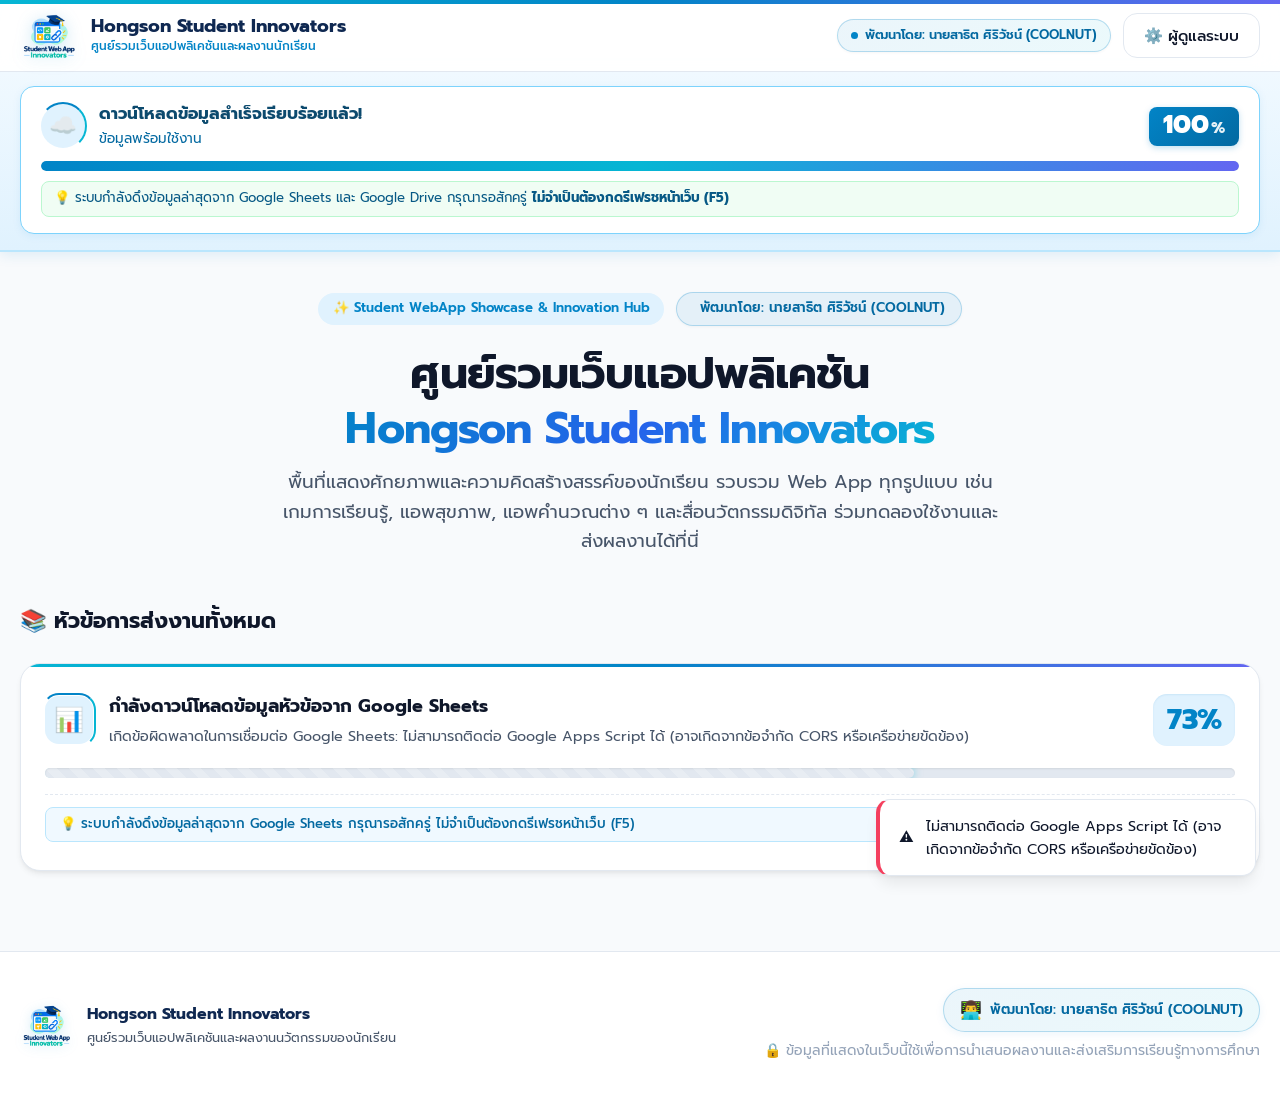
<file: index.html>
<!DOCTYPE html>
<html lang="th">

<head>
  <meta charset="UTF-8">
  <meta name="viewport" content="width=device-width, initial-scale=1.0">
  <title>Hongson Student Innovators — ศูนย์รวมเว็บแอปพลิเคชันและผลงานนักเรียน</title>
  <meta name="description"
    content="แพลตฟอร์มรวบรวมและจัดแสดงผลงาน Web App ของนักเรียน (เช่น เกมการเรียนรู้, แอพสุขภาพ, แอพคำนวณต่าง ๆ) พร้อมระบบส่งผลงานและตรวจสอบการส่งงาน">

  <!-- Favicon -->
  <link rel="icon" type="image/png" href="assets/images/logo.png">

  <!-- Google Fonts Preconnect -->
  <link rel="preconnect" href="https://fonts.googleapis.com">
  <link rel="preconnect" href="https://fonts.gstatic.com" crossorigin>

  <!-- Core Stylesheet -->
  <link rel="stylesheet" href="assets/css/styles.css?v=1.0.2">
</head>

<body>

  <!-- Top Global Progress Bar for Network Requests -->
  <div id="globalProgressBar" class="global-progress-bar hidden" role="progressbar" aria-valuenow="0" aria-valuemin="0"
    aria-valuemax="100">
    <div id="globalProgressBarFill" class="global-progress-bar-fill"></div>
  </div>

  <!-- Admin Mode Notification Bar (Visible only when Admin is logged in) -->
  <aside id="adminBar" class="admin-bar hidden" aria-label="แถบควบคุมผู้ดูแลระบบ">
    <div class="container">
      <div class="admin-bar-content">
        <div class="admin-badge-indicator">
          <span class="admin-pulse-dot"></span>
          <span>โหมดผู้ดูแลระบบ (Admin Mode Active)</span>
        </div>
        <div class="admin-bar-actions">
          <button id="adminCreateCategoryBtn" class="btn btn-sm btn-secondary">➕ สร้างหัวข้อใหม่</button>
          <button id="adminManageRoomsBtn" class="btn btn-sm btn-secondary">🗂️ จัดการ/ลบห้องส่งงาน</button>
          <button id="adminDiagBtn" class="btn btn-sm btn-secondary">📊 ตรวจสอบระบบ</button>
          <button id="adminLogoutBtn" class="btn btn-sm btn-danger">ออกจากระบบ</button>
        </div>
      </div>
    </div>
  </aside>

  <!-- Site Navigation Header -->
  <header class="site-header" role="banner">
    <div class="container">
      <div class="header-content">
        <a href="./" id="brandLogo" class="brand-logo" title="Hongson Student Innovators — กลับหน้าแรก">
          <img src="Logo/Student Web App Logo.png" alt="Hongson Student Innovators Logo" class="brand-logo-img">
          <div class="brand-text-wrap">
            <span class="brand-title">Hongson Student Innovators</span>
            <span class="brand-subtitle">ศูนย์รวมเว็บแอปพลิเคชันและผลงานนักเรียน</span>
          </div>
        </a>
        <nav class="header-actions" aria-label="เมนูหลัก">
          <div class="header-devbadge" title="ผู้พัฒนาระบบ">
            <span class="devbadge-pulse"></span>
            <span>พัฒนาโดย: นายสาธิต ศิริวัชน์ (COOLNUT)</span>
          </div>
          <button id="adminLoginNavBtn" class="btn btn-secondary" title="เข้าสู่ระบบผู้ดูแล">
            <span>⚙️ ผู้ดูแลระบบ</span>
          </button>
        </nav>
      </div>
    </div>
  </header>

  <!-- Global Data Sync Progress Banner (Unmissable top indicator for Google Sheets & Drive loading) -->
  <aside id="globalDataSyncBanner" class="global-data-sync-banner" role="status" aria-live="polite">
    <div class="container">
      <div class="sync-banner-card">
        <div class="sync-banner-top">
          <div class="sync-banner-brand">
            <div class="sync-icon-ring">
              <span class="sync-spinner"></span>
              <span class="sync-icon">☁️</span>
            </div>
            <div class="sync-text-group">
              <div class="sync-title" id="syncBannerTitle">กำลังดาวน์โหลดข้อมูลจาก Google Sheets และ Google Drive...
              </div>
              <div class="sync-subtitle" id="syncBannerSubtitle">เชื่อมต่อฐานข้อมูล Google Apps Script
                เพื่อดึงข้อมูลล่าสุด</div>
            </div>
          </div>
          <div class="sync-percent-box">
            <span id="syncBannerPercent" class="sync-percent-number">20</span><span class="sync-percent-sign">%</span>
          </div>
        </div>
        <div class="sync-progress-bar-wrap">
          <div id="syncBannerFill" class="sync-progress-bar-fill animated-stripes" style="width: 20%;"></div>
        </div>
        <div class="sync-banner-tip">
          <span>💡 ระบบกำลังดึงข้อมูลล่าสุดจาก Google Sheets และ Google Drive กรุณารอสักครู่
            <strong>ไม่จำเป็นต้องกดรีเฟรชหน้าเว็บ (F5)</strong></span>
        </div>
      </div>
    </div>
  </aside>

  <!-- Main Content Area -->
  <main id="mainContent" role="main">

    <!-- ============================================================== -->
    <!-- VIEW 1: HOME VIEW (LIST OF CATEGORIES)                         -->
    <!-- ============================================================== -->
    <section id="homeView" class="view-container">
      <!-- Hero Banner -->
      <section class="hero-section">
        <div class="container">
          <div class="hero-badge-wrap">
            <div class="hero-pill">✨ Student WebApp Showcase & Innovation Hub</div>
            <div class="hero-dev-badge">
              <span class="dev-pulse"></span>
              <span>พัฒนาโดย: นายสาธิต ศิริวัชน์ (COOLNUT)</span>
            </div>
          </div>
          <h1 class="hero-title">
            ศูนย์รวมเว็บแอปพลิเคชัน <br>
            <span class="hero-title-gradient">Hongson Student Innovators</span>
          </h1>
          <p class="hero-subtitle">
            พื้นที่แสดงศักยภาพและความคิดสร้างสรรค์ของนักเรียน รวบรวม Web App ทุกรูปแบบ เช่น เกมการเรียนรู้, แอพสุขภาพ,
            แอพคำนวณต่าง ๆ และสื่อนวัตกรรมดิจิทัล ร่วมทดลองใช้งานและส่งผลงานได้ที่นี่
          </p>
        </div>
      </section>

      <!-- Categories Section -->
      <section class="categories-section">
        <div class="container">
          <div class="section-header-wrap">
            <h2 class="section-title">
              <span>📚 หัวข้อการส่งงานทั้งหมด</span>
            </h2>
          </div>

          <!-- Rich Progress Loader for Categories (Visible on initial page load) -->
          <div id="categoriesLoadingProgress" class="section-progress-card" role="status">
            <div class="progress-card-header">
              <div class="progress-card-icon-wrap">
                <span class="progress-card-spinner"></span>
                <span class="progress-card-icon">📊</span>
              </div>
              <div class="progress-card-info">
                <h3 class="progress-card-title">กำลังดาวน์โหลดข้อมูลหัวข้อจาก Google Sheets</h3>
                <p id="categoriesProgressStageText" class="progress-card-stage">กำลังเชื่อมต่อ Google Sheets API...</p>
              </div>
              <div class="progress-card-percent-badge">
                <span id="categoriesProgressPercent">20</span>%
              </div>
            </div>
            <div class="progress-bar-track">
              <div id="categoriesProgressBarFill" class="progress-bar-fill animated-stripes" style="width: 20%;"></div>
            </div>
            <div class="progress-card-footer">
              <span class="progress-card-hint">💡 ระบบกำลังดึงข้อมูลล่าสุดจาก Google Sheets กรุณารอสักครู่
                ไม่จำเป็นต้องกดรีเฟรชหน้าเว็บ (F5)</span>
            </div>
          </div>

          <!-- Loading Skeleton for Categories -->
          <div id="categoriesLoadingSkeleton" class="skeleton-grid hidden">
            <div class="skeleton-card"></div>
            <div class="skeleton-card"></div>
            <div class="skeleton-card"></div>
          </div>

          <!-- Empty State -->
          <div id="categoriesEmptyState" class="empty-state hidden">
            <div class="empty-state-icon">📁</div>
            <h3 class="empty-state-title">ยังไม่มีหัวข้อการส่งงานในระบบ</h3>
            <p class="empty-state-desc">ผู้ดูแลระบบสามารถเข้าสู่ระบบเพื่อสร้างหัวข้อการส่งงานใหม่ได้</p>
          </div>

          <!-- Category Cards Grid Container -->
          <div id="categoryCardsGrid" class="category-cards-grid"></div>
        </div>
      </section>
    </section>

    <!-- ============================================================== -->
    <!-- VIEW 2: CATEGORY DETAIL VIEW (GALLERY & SUMMARY)              -->
    <!-- ============================================================== -->
    <section id="categoryDetailView" class="view-container category-detail-section hidden">
      <div class="container">

        <!-- Navigation Back Bar -->
        <div class="detail-nav-bar">
          <button id="backToHomeBtn" class="btn btn-secondary">
            <span>&larr; กลับหน้ารวมหัวข้อ</span>
          </button>
        </div>

        <!-- Category Header Info Card -->
        <div class="category-detail-header-card">
          <div class="cat-header-top">
            <div>
              <h2 id="categoryDetailTitle" class="category-detail-title">ชื่อหัวข้อการส่งงาน</h2>
              <p id="categoryDetailDesc" class="category-detail-desc">คำอธิบายรายละเอียดของหัวข้อ</p>
            </div>
            <div class="cat-header-badges">
              <span id="categoryStatusBadge" class="badge badge-success">🟢 เปิดรับผลงาน</span>
              <span id="categorySubmissionsCountBadge" class="badge badge-subtle">🚀 0 ผลงาน</span>
            </div>
          </div>

          <div class="cat-header-toolbar">
            <div id="categoryAdminToolbar" class="cat-admin-tools hidden"></div>
            <button id="openSubmitModalBtn" class="btn btn-primary">
              <span>➕ เพิ่มผลงานของฉัน</span>
            </button>
          </div>
        </div>

        <!-- Toolbar: Search & Sort Filter -->
        <div class="gallery-toolbar">
          <div class="search-input-wrap">
            <span class="search-icon">🔍</span>
            <input type="text" id="gallerySearchInput" class="search-input"
              placeholder="ค้นหาตามชื่อผลงาน, เว็บแอป, ชื่อผู้สร้าง, เลขที่, หรือชั้น..."
              aria-label="ค้นหาผลงานเว็บแอป">
          </div>
          <div class="sort-select-wrap">
            <label for="gallerySortSelect" class="text-sm font-medium text-muted">เรียงตาม:</label>
            <select id="gallerySortSelect" class="select-input" aria-label="ตัวเลือกการเรียงลำดับ">
              <option value="studentNoAsc">เลขที่ (น้อย → มาก) &amp; ชื่อไทย (ก-ฮ)</option>
              <option value="latest">ผลงานล่าสุด</option>
            </select>
          </div>
        </div>

        <!-- Rich Progress Loader for Submissions -->
        <div id="submissionsLoadingProgress" class="section-progress-card hidden" role="status">
          <div class="progress-card-header">
            <div class="progress-card-icon-wrap">
              <span class="progress-card-spinner"></span>
              <span class="progress-card-icon">🚀</span>
            </div>
            <div class="progress-card-info">
              <h3 class="progress-card-title">กำลังโหลดผลงานเว็บแอปและรูปภาพจาก Google Drive</h3>
              <p id="submissionsProgressStageText" class="progress-card-stage">กำลังเชื่อมต่อฐานข้อมูล Google Sheets &
                Google Drive...</p>
            </div>
            <div class="progress-card-percent-badge">
              <span id="submissionsProgressPercent">0</span>%
            </div>
          </div>
          <div class="progress-bar-track">
            <div id="submissionsProgressBarFill" class="progress-bar-fill" style="width: 0%;"></div>
          </div>
          <div class="progress-card-footer">
            <span class="progress-card-hint">💡 กำลังซิงค์ข้อมูลผลงานล่าสุด กรุณารอสักครู่ ไม่จำเป็นต้องกดรีเฟรชหน้าเว็บ
              ระบบกำลังจัดเตรียมข้อมูลให้คุณอัตโนมัติ</span>
          </div>
        </div>

        <!-- Loading Skeleton for Gallery -->
        <div id="submissionsLoadingSkeleton" class="skeleton-grid hidden">
          <div class="skeleton-card"></div>
          <div class="skeleton-card"></div>
          <div class="skeleton-card"></div>
          <div class="skeleton-card"></div>
        </div>

        <!-- Empty State for Gallery -->
        <div id="submissionsEmptyState" class="empty-state hidden">
          <div class="empty-state-icon">🚀</div>
          <h3 class="empty-state-title">ยังไม่มีผลงานในหัวข้อนี้</h3>
          <p class="empty-state-desc">เป็นคนแรกที่ส่งผลงาน Web App ของคุณได้เลย!</p>
        </div>

        <!-- WebApp Cards Grid -->
        <div id="gameGalleryGrid" class="game-gallery-grid"></div>

        <!-- Submission Summary Table Section -->
        <section class="summary-table-section" aria-labelledby="summaryTitle">
          <div class="summary-header-wrap">
            <h3 id="summaryTitle" class="section-title">
              <span>📋 สรุปการส่งงานของนักเรียน</span>
            </h3>
            <span id="summaryTotalCountBadge" class="badge badge-subtle font-bold">0 ผลงาน</span>
          </div>
          <div class="table-responsive-wrap">
            <table class="summary-table" aria-label="ตารางสรุปรายชื่อผู้ส่งผลงาน">
              <thead>
                <tr>
                  <th class="text-center" style="width: 60px;">ลำดับ</th>
                  <th class="text-center" style="width: 70px;">เลขที่</th>
                  <th>ชื่อ-นามสกุล</th>
                  <th class="text-center" style="width: 90px;">ชั้น</th>
                  <th>สายการเรียน</th>
                  <th>ชื่อผลงาน / เว็บแอป</th>
                  <th>วันที่ส่ง</th>
                  <th class="text-center admin-only hidden" style="width: 70px;">จัดการ</th>
                </tr>
              </thead>
              <tbody id="submissionSummaryTableBody">
                <!-- Dynamically generated rows -->
              </tbody>
            </table>
          </div>
        </section>

      </div>
    </section>

  </main>

  <!-- ============================================================== -->
  <!-- MODAL: STUDENT SUBMISSION                                      -->
  <!-- ============================================================== -->
  <div id="submissionModal" class="modal-backdrop hidden" role="dialog" aria-modal="true"
    aria-labelledby="submitModalTitle">
    <div class="modal-dialog">
      <div class="modal-header">
        <h3 id="submitModalTitle" class="modal-title">🚀 ส่งผลงาน Web App นักเรียน</h3>
        <button id="closeSubmitModalBtn" class="modal-close" aria-label="ปิดหน้าต่าง">&times;</button>
      </div>

      <!-- Submission Progress Overlay (shown during submit) -->
      <div id="submissionProgressOverlay" class="submission-progress-overlay hidden" role="dialog" aria-modal="true"
        aria-labelledby="submissionProgressTitle">
        <div class="submission-progress-box">
          <div class="submission-progress-rocket">
            <div class="rocket-icon-pulse">🚀</div>
            <div class="rocket-orbit-ring"></div>
          </div>
          <h3 id="submissionProgressTitle" class="submission-progress-title">กำลังส่งผลงานของคุณเข้าสู่ระบบ...</h3>
          <p id="submissionProgressSubtitle" class="submission-progress-subtitle">ระบบกำลังนำส่งผลงานไปยัง Google Drive
            และบันทึกลง Google Sheets</p>

          <!-- Big Percentage Counter -->
          <div class="submission-percent-wrap">
            <span id="submissionPercentNumber" class="submission-percent-number">0</span>
            <span class="submission-percent-sign">%</span>
          </div>

          <!-- Progress Bar -->
          <div class="progress-bar-track submission-progress-track">
            <div id="submissionProgressBarFill" class="progress-bar-fill animated-stripes" style="width: 0%;"></div>
          </div>

          <!-- Stepper Checklist -->
          <div class="submission-steps-list">
            <div class="step-item" id="submitStep1">
              <span class="step-icon">📋</span>
              <span class="step-label">1. ตรวจสอบความถูกต้องของข้อมูล</span>
              <span class="step-status">⏳</span>
            </div>
            <div class="step-item" id="submitStep2">
              <span class="step-icon">🖼️</span>
              <span class="step-label">2. ประมวลผลและบีบอัดรูปภาพหน้าปก</span>
              <span class="step-status">⏳</span>
            </div>
            <div class="step-item" id="submitStep3">
              <span class="step-icon">☁️</span>
              <span class="step-label">3. กำลังอัปโหลดภาพขึ้น Google Drive</span>
              <span class="step-status">⏳</span>
            </div>
            <div class="step-item" id="submitStep4">
              <span class="step-icon">📊</span>
              <span class="step-label">4. กำลังบันทึกข้อมูลลง Google Sheets</span>
              <span class="step-status">⏳</span>
            </div>
            <div class="step-item" id="submitStep5">
              <span class="step-icon">✨</span>
              <span class="step-label">5. ตรวจสอบความสมบูรณ์และเสร็จสิ้น</span>
              <span class="step-status">⏳</span>
            </div>
          </div>

          <!-- Safe Warning Notice -->
          <div class="submission-warning-banner">
            <span class="warning-icon">⚠️</span>
            <div class="warning-text">
              <strong>กรุณารอสักครู่ ห้ามปิดหน้าต่างหรือกดรีเฟรชหน้าเว็บ</strong><br>
              ระบบกำลังเชื่อมต่อ Google Drive และ Google Sheets เพื่อความปลอดภัยของข้อมูล
            </div>
          </div>

          <!-- Submission Error Container (Hidden by default) -->
          <div id="submissionProgressError" class="submission-error-box hidden">
            <p id="submissionProgressErrorMsg" class="submission-error-msg"></p>
            <button type="button" id="submissionRetryBtn" class="btn btn-sm btn-primary">ลองใหม่อีกครั้ง</button>
          </div>
        </div>
      </div>

      <form id="studentSubmissionForm">
        <div class="modal-body">
          <div class="form-group">
            <label class="form-label">หัวข้อการส่งงาน:</label>
            <div id="modalCategoryNameLabel" class="badge badge-subtle font-bold" style="font-size:0.9rem;">-</div>
          </div>

          <!-- Honeypot Field for anti-spam bot protection -->
          <input type="text" id="inputHoneypot" class="honeypot-field" tabindex="-1" autocomplete="off"
            aria-hidden="true">

          <div class="form-group">
            <label for="inputStudentName" class="form-label">ชื่อ-นามสกุล <span class="required">*</span></label>
            <input type="text" id="inputStudentName" class="form-control" placeholder="เช่น ด.ช.สมชาย รักเรียน"
              required>
          </div>

          <div class="form-row-2">
            <div class="form-group">
              <label for="inputClassName" class="form-label">ชั้น <span class="required">*</span></label>
              <input type="text" id="inputClassName" class="form-control" placeholder="เช่น ม.4/1, ม.4/3" required>
              <div class="form-help">พิมพ์ห้องเรียนของคุณเอง</div>
            </div>
            <div class="form-group">
              <label for="inputStudentNo" class="form-label">เลขที่ <span class="required">*</span></label>
              <input type="number" id="inputStudentNo" class="form-control font-mono" min="1" max="99"
                placeholder="เช่น 5" required>
            </div>
          </div>

          <div class="form-group">
            <label for="inputStudyProgram" class="form-label">สายการเรียน / แผนการเรียน <span
                class="required">*</span></label>
            <input type="text" id="inputStudyProgram" class="form-control"
              placeholder="เช่น ศิลป์-จีน, วิทย์-คอมฯ, วิทย์สุขภาพ" required>
            <div class="form-help">พิมพ์สายการเรียนของคุณอย่างอิสระ</div>
          </div>

          <div class="form-group">
            <label for="inputWorkTitle" class="form-label">ชื่อผลงาน / ชื่อเว็บแอป <span
                class="required">*</span></label>
            <input type="text" id="inputWorkTitle" class="form-control"
              placeholder="เช่น แอพคำนวณแคลอรีสุขภาพ, เกมระบบสุริยะ, เครื่องคิดเลขวิทยาศาสตร์" required>
          </div>

          <div class="form-group">
            <label for="inputWorkUrl" class="form-label">URL ผลงาน / ลิงก์เว็บแอป <span
                class="required">*</span></label>
            <input type="text" id="inputWorkUrl" class="form-control"
              placeholder="เช่น https://... หรือ www.mywebapp.com" autocomplete="url" required>
            <div class="form-help">รองรับทุกลิงก์ (ระบบจะเติม https:// ให้อัตโนมัติหากไม่ได้ระบุ)</div>
          </div>

          <div class="form-group">
            <label class="form-label">ภาพหน้าปกผลงาน / ตัวอย่างหน้าจอเว็บแอป (Cover / Screenshot) <span
                class="required">*</span></label>
            <label class="cover-upload-box" for="submitCoverInput">
              <div id="uploadBoxLabel">📸 คลิกเพื่อเลือกรูปภาพหน้าปก / ภาพตัวอย่างเว็บแอป</div>
              <div class="form-help">รองรับไฟล์ JPEG, PNG, WEBP (ระบบจะย่อขนาดให้อัตโนมัติ)</div>
              <input type="file" id="submitCoverInput" accept="image/jpeg,image/png,image/webp" style="display:none;"
                required>
            </label>
            <div id="coverPreviewContainer" class="hidden">
              <div class="cover-preview-wrapper">
                <img id="coverPreviewImg" src="assets/images/placeholder-cover.svg" alt="ภาพตัวอย่างหน้าปก">
              </div>
              <div id="coverPreviewStats" class="cover-preview-stats"></div>
            </div>
          </div>
        </div>
        <div class="modal-footer">
          <button type="button" class="btn btn-secondary" onclick="App.closeSubmissionModal()">ยกเลิก</button>
          <button type="submit" id="submitFormBtn" class="btn btn-primary">
            <span>🚀 ส่งผลงาน</span>
          </button>
        </div>
      </form>
    </div>
  </div>

  <!-- ============================================================== -->
  <!-- MODAL: ADMIN LOGIN                                             -->
  <!-- ============================================================== -->
  <div id="adminLoginModal" class="modal-backdrop hidden" role="dialog" aria-modal="true"
    aria-labelledby="adminLoginTitle">
    <div class="modal-dialog" style="max-width: 420px;">
      <div class="modal-header">
        <h3 id="adminLoginTitle" class="modal-title">🔐 เข้าสู่ระบบผู้ดูแลระบบ</h3>
        <button id="adminLoginModalClose" class="modal-close" aria-label="ปิดหน้าต่าง">&times;</button>
      </div>
      <form id="adminLoginForm">
        <div class="modal-body">
          <div class="form-group">
            <label for="adminPasswordInput" class="form-label">รหัสผ่านผู้ดูแลระบบ (Admin Password):</label>
            <input type="password" id="adminPasswordInput" class="form-control" placeholder="กรอกรหัสผ่าน..."
              autocomplete="current-password" required>
            <div class="form-help">Password Admin<code>g_ratio</code></div>
            <div id="adminLoginError" class="text-danger text-sm" style="margin-top:0.5rem;"></div>

            <!-- Admin Login Progress Indicator -->
            <div id="adminLoginProgress" class="admin-login-progress hidden">
              <div class="admin-progress-header">
                <span id="adminProgressText" class="text-sm font-medium text-muted">กำลังตรวจสอบความถูกต้อง...</span>
                <span id="adminProgressPercent" class="font-bold text-sm" style="color: var(--primary);">0%</span>
              </div>
              <div class="progress-bar-track" style="height: 6px; margin-top: 0.5rem;">
                <div id="adminProgressBarFill" class="progress-bar-fill" style="width: 0%;"></div>
              </div>
            </div>
          </div>
        </div>
        <div class="modal-footer">
          <button type="button" class="btn btn-secondary" onclick="AdminApp.closeLoginModal()">ยกเลิก</button>
          <button type="submit" id="adminLoginSubmitBtn" class="btn btn-primary">เข้าสู่ระบบ</button>
        </div>
      </form>
    </div>
  </div>

  <!-- ============================================================== -->
  <!-- MODAL: ADMIN CREATE / EDIT CATEGORY                            -->
  <!-- ============================================================== -->
  <div id="adminCategoryModal" class="modal-backdrop hidden" role="dialog" aria-modal="true"
    aria-labelledby="adminCategoryModalTitle">
    <div class="modal-dialog">
      <div class="modal-header">
        <h3 id="adminCategoryModalTitle" class="modal-title">➕ สร้างหัวข้อการส่งงานใหม่</h3>
        <button class="modal-close" onclick="AdminApp.closeCategoryModal()" aria-label="ปิดหน้าต่าง">&times;</button>
      </div>
      <form id="adminCategoryForm">
        <div class="modal-body">
          <input type="hidden" id="adminCatIdInput">
          <div class="form-group">
            <label for="adminCatTitleInput" class="form-label">ชื่อหัวข้อการส่งงาน <span
                class="required">*</span></label>
            <input type="text" id="adminCatTitleInput" class="form-control"
              placeholder="เช่น โครงงานเว็บแอปสุขภาพ ม.4/2 หรือ นวัตกรรม AI เพื่อการเรียนรู้" required>
          </div>
          <div class="form-group">
            <label for="adminCatDescInput" class="form-label">คำอธิบายรายละเอียด:</label>
            <textarea id="adminCatDescInput" class="form-control" rows="3"
              placeholder="ระบุวัตถุประสงค์ เกณฑ์การส่งผลงาน หรือประเภท Web App ที่เปิดรับ..."></textarea>
          </div>
        </div>
        <div class="modal-footer">
          <button type="button" class="btn btn-secondary" onclick="AdminApp.closeCategoryModal()">ยกเลิก</button>
          <button type="submit" id="adminCatSubmitBtn" class="btn btn-primary">บันทึก</button>
        </div>
      </form>
    </div>
  </div>

  <!-- ============================================================== -->
  <!-- MODAL: ADMIN MANAGE / DELETE CATEGORIES & FOLDERS              -->
  <!-- ============================================================== -->
  <div id="adminManageRoomsModal" class="modal-backdrop hidden" role="dialog" aria-modal="true"
    aria-labelledby="adminManageRoomsModalTitle">
    <div class="modal-dialog modal-dialog-lg">
      <div class="modal-header">
        <h3 id="adminManageRoomsModalTitle" class="modal-title">🗂️ จัดการและลบห้องส่งงาน</h3>
        <button class="modal-close" onclick="AdminApp.closeManageRoomsModal()" aria-label="ปิดหน้าต่าง">&times;</button>
      </div>
      <div class="modal-body">
        <p class="text-sm text-muted" style="margin-bottom: 1.25rem;">
          รายชื่อห้องส่งงานทั้งหมดในระบบ ท่านสามารถกดปุ่มสีแดง <strong>🗑️ ลบห้องนี้</strong> เพื่อนำห้องออกจากระบบและ<strong>ย้ายโฟลเดอร์ใน Google Drive ไปยังถังขยะ</strong>ให้อัตโนมัติ (เหมาะสำหรับการลบโฟลเดอร์ที่ถูกสร้างซ้ำหรือไม่ได้ใช้งานแล้ว)
        </p>
        <div id="adminRoomsListContainer" class="admin-rooms-list-wrap">
          <!-- Populated dynamically by AdminApp -->
        </div>
      </div>
      <div class="modal-footer">
        <button type="button" class="btn btn-secondary" onclick="AdminApp.closeManageRoomsModal()">ปิดหน้าต่าง</button>
      </div>
    </div>
  </div>

  <!-- Global Toast Notifications Container -->
  <div id="toastContainer" class="toast-container" aria-live="polite" aria-atomic="true"></div>

  <!-- Site Footer -->
  <footer class="site-footer" role="contentinfo">
    <div class="container">
      <div class="footer-content">
        <div class="footer-brand">
          <img src="Logo/Student Web App Logo.png" alt="Hongson Student Innovators Logo" class="footer-logo-img">
          <div>
            <div class="footer-title">Hongson Student Innovators</div>
            <div class="footer-subtitle">ศูนย์รวมเว็บแอปพลิเคชันและผลงานนวัตกรรมของนักเรียน</div>
          </div>
        </div>
        <div class="footer-center">
          <div class="dev-badge">
            <span class="dev-badge-icon">👨‍💻</span>
            <span class="dev-badge-text">พัฒนาโดย: นายสาธิต ศิริวัชน์ (COOLNUT)</span>
          </div>
          <div class="text-sm text-muted">
            🔒 ข้อมูลที่แสดงในเว็บนี้ใช้เพื่อการนำเสนอผลงานและส่งเสริมการเรียนรู้ทางการศึกษา
          </div>
        </div>
      </div>
    </div>
  </footer>

  <!-- Scripts: Loaded in dependency order with version cache-busting -->
  <script src="assets/js/config.js?v=1.0.2"></script>
  <script src="assets/js/image-utils.js?v=1.0.2"></script>
  <script src="assets/js/api.js?v=1.0.2"></script>
  <script src="assets/js/admin.js?v=1.0.2"></script>
  <script src="assets/js/app.js?v=1.0.2"></script>
</body>

</html>
</file>
<file: assets/css/styles.css>
/* ==========================================================================
   Hongson Student Innovators - Design System & Modern Styles
   Theme: Student WebApp & Innovation Showcase (Sleek, Dynamic, Inspiring)
   ========================================================================== */

@import url('https://fonts.googleapis.com/css2?family=Inter:wght@400;500;600;700&family=Prompt:wght@300;400;500;600;700&display=swap');

:root {
  /* Color Palette - Vibrant Cyan, Sky Blue, Navy with Innovation Accents */
  --primary: #0284c7;
  --primary-hover: #0369a1;
  --primary-light: #e0f2fe;
  --primary-dark: #075985;

  --accent-cyan: #06b6d4;
  --accent-blue: #2563eb;
  --accent-purple: #6366f1;
  --accent-emerald: #10b981;
  --accent-amber: #f59e0b;
  --accent-rose: #f43f5e;

  --bg-main: #f8fafc;
  --bg-card: #ffffff;
  --bg-glass: rgba(255, 255, 255, 0.88);

  --text-primary: #0f172a;
  --text-secondary: #475569;
  --text-muted: #94a3b8;
  --text-on-primary: #ffffff;

  --border-subtle: #e2e8f0;
  --border-focus: #38bdf8;

  /* Elevation & Shadows */
  --shadow-sm: 0 1px 2px 0 rgba(0, 0, 0, 0.05);
  --shadow-md: 0 4px 6px -1px rgba(0, 0, 0, 0.07), 0 2px 4px -2px rgba(0, 0, 0, 0.05);
  --shadow-lg: 0 10px 15px -3px rgba(0, 0, 0, 0.08), 0 4px 6px -4px rgba(0, 0, 0, 0.05);
  --shadow-hover: 0 20px 25px -5px rgba(79, 70, 229, 0.12), 0 8px 10px -6px rgba(79, 70, 229, 0.08);

  /* Geometry */
  --radius-sm: 8px;
  --radius-md: 14px;
  --radius-lg: 20px;
  --radius-full: 9999px;

  /* Typography */
  --font-family: 'Prompt', 'Inter', -apple-system, BlinkMacSystemFont, 'Segoe UI', Roboto, sans-serif;
  --font-mono: ui-monospace, SFMono-Regular, Menlo, Monaco, Consolas, monospace;

  /* Layout */
  --max-width: 1280px;
  --header-height: 72px;
}

/* ==========================================================================
   CSS Reset & Base
   ========================================================================== */
*, *::before, *::after {
  box-sizing: border-box;
  margin: 0;
  padding: 0;
}

html {
  font-size: 16px;
  scroll-behavior: smooth;
}

body {
  font-family: var(--font-family);
  background-color: var(--bg-main);
  color: var(--text-primary);
  line-height: 1.6;
  min-height: 100vh;
  display: flex;
  flex-direction: column;
  -webkit-font-smoothing: antialiased;
  -moz-osx-font-smoothing: grayscale;
}

/* Container */
.container {
  width: 100%;
  max-width: var(--max-width);
  margin-left: auto;
  margin-right: auto;
  padding-left: 1.25rem;
  padding-right: 1.25rem;
}

/* Hidden Utility */
.hidden {
  display: none !important;
}

/* Text Helpers */
.text-center { text-align: center; }
.text-muted { color: var(--text-muted); }
.text-danger { color: var(--accent-rose); }
.font-bold { font-weight: 700; }
.font-medium { font-weight: 500; }
.font-mono { font-family: var(--font-mono); }
.text-sm { font-size: 0.875rem; }

/* ==========================================================================
   Header & Navbar
   ========================================================================== */
.site-header {
  position: sticky;
  top: 0;
  z-index: 100;
  background: var(--bg-glass);
  backdrop-filter: blur(12px);
  -webkit-backdrop-filter: blur(12px);
  border-bottom: 1px solid var(--border-subtle);
  height: var(--header-height);
  display: flex;
  align-items: center;
}

.header-content {
  display: flex;
  justify-content: space-between;
  align-items: center;
  width: 100%;
}

.brand-logo {
  display: flex;
  align-items: center;
  gap: 0.85rem;
  text-decoration: none;
  color: var(--text-primary);
  font-weight: 700;
  font-size: 1.25rem;
  cursor: pointer;
  transition: transform 0.2s ease;
}

.brand-logo:hover {
  transform: translateY(-1px);
}

.brand-logo-img {
  height: 48px;
  width: auto;
  max-width: 140px;
  object-fit: contain;
  transition: transform 0.25s ease;
  filter: drop-shadow(0 2px 8px rgba(2, 132, 199, 0.18));
}

.brand-logo:hover .brand-logo-img {
  transform: scale(1.05);
}

.brand-icon {
  display: flex;
  align-items: center;
  justify-content: center;
  width: 44px;
  height: 44px;
  background: linear-gradient(135deg, var(--primary), var(--accent-cyan));
  color: #fff;
  border-radius: var(--radius-md);
  font-size: 1.35rem;
  box-shadow: 0 4px 12px rgba(2, 132, 199, 0.25);
}

.brand-text-wrap {
  display: flex;
  flex-direction: column;
}

.brand-title {
  line-height: 1.2;
  font-size: 1.15rem;
  font-weight: 700;
  color: #0f2851;
}

.brand-subtitle {
  font-size: 0.75rem;
  font-weight: 500;
  color: var(--primary);
}

.header-actions {
  display: flex;
  align-items: center;
  gap: 0.75rem;
}

.header-devbadge {
  display: inline-flex;
  align-items: center;
  gap: 0.45rem;
  background: linear-gradient(135deg, rgba(2, 132, 199, 0.08), rgba(6, 182, 212, 0.08));
  border: 1px solid rgba(2, 132, 199, 0.25);
  padding: 0.35rem 0.85rem;
  border-radius: var(--radius-full);
  font-size: 0.8rem;
  font-weight: 600;
  color: #0369a1;
  box-shadow: 0 1px 3px rgba(0, 0, 0, 0.04);
  transition: all 0.2s ease;
  white-space: nowrap;
}

.header-devbadge:hover {
  background: linear-gradient(135deg, rgba(2, 132, 199, 0.14), rgba(6, 182, 212, 0.14));
  border-color: rgba(2, 132, 199, 0.45);
  transform: translateY(-1px);
}

.devbadge-pulse {
  width: 7px;
  height: 7px;
  border-radius: 50%;
  background-color: #0284c7;
  box-shadow: 0 0 0 0 rgba(2, 132, 199, 0.7);
  animation: pulse-ring 2s infinite;
  flex-shrink: 0;
}

@keyframes pulse-ring {
  0% {
    box-shadow: 0 0 0 0 rgba(2, 132, 199, 0.6);
  }
  70% {
    box-shadow: 0 0 0 6px rgba(2, 132, 199, 0);
  }
  100% {
    box-shadow: 0 0 0 0 rgba(2, 132, 199, 0);
  }
}

/* ==========================================================================
   Admin Mode Banner / Bar
   ========================================================================== */
.admin-bar {
  background: linear-gradient(90deg, #1e1b4b, #312e81);
  color: #e0e7ff;
  padding: 0.6rem 0;
  font-size: 0.875rem;
  border-bottom: 1px solid rgba(255, 255, 255, 0.1);
}

.admin-bar-content {
  display: flex;
  justify-content: space-between;
  align-items: center;
  flex-wrap: wrap;
  gap: 0.5rem;
}

.admin-badge-indicator {
  display: flex;
  align-items: center;
  gap: 0.5rem;
  font-weight: 600;
}

.admin-pulse-dot {
  width: 8px;
  height: 8px;
  background-color: #34d399;
  border-radius: 50%;
  box-shadow: 0 0 8px #34d399;
  animation: pulse 1.8s infinite;
}

@keyframes pulse {
  0%, 100% { transform: scale(1); opacity: 1; }
  50% { transform: scale(1.3); opacity: 0.6; }
}

.admin-bar-actions {
  display: flex;
  gap: 0.5rem;
}

/* ==========================================================================
   Hero Section
   ========================================================================== */
.hero-section {
  padding: 2.5rem 0 1.5rem;
  text-align: center;
}

.hero-badge-wrap {
  display: flex;
  justify-content: center;
  align-items: center;
  flex-wrap: wrap;
  gap: 0.75rem;
  margin-bottom: 1.25rem;
}

.hero-pill {
  display: inline-flex;
  align-items: center;
  gap: 0.4rem;
  padding: 0.35rem 0.9rem;
  background: var(--primary-light);
  color: var(--primary);
  border-radius: var(--radius-full);
  font-size: 0.825rem;
  font-weight: 600;
}

.hero-dev-badge {
  display: inline-flex;
  align-items: center;
  gap: 0.5rem;
  padding: 0.35rem 0.95rem;
  background: rgba(2, 132, 199, 0.08);
  color: #0369a1;
  border: 1px solid rgba(2, 132, 199, 0.25);
  border-radius: var(--radius-full);
  font-size: 0.825rem;
  font-weight: 600;
  box-shadow: 0 1px 3px rgba(0, 0, 0, 0.04);
}

.hero-title {
  font-size: clamp(1.8rem, 4vw, 2.75rem);
  font-weight: 700;
  color: var(--text-primary);
  line-height: 1.25;
  margin-bottom: 0.75rem;
  letter-spacing: -0.02em;
}

.hero-title-gradient {
  background: linear-gradient(135deg, #0284c7 0%, #2563eb 50%, #06b6d4 100%);
  -webkit-background-clip: text;
  background-clip: text;
  -webkit-text-fill-color: transparent;
}

.hero-subtitle {
  font-size: clamp(1rem, 1.5vw, 1.15rem);
  color: var(--text-secondary);
  max-width: 720px;
  margin: 0 auto;
}

/* ==========================================================================
   Category Cards Grid (Home View)
   ========================================================================== */
.categories-section {
  padding: 1.5rem 0 3rem;
}

.section-header-wrap {
  display: flex;
  justify-content: space-between;
  align-items: center;
  margin-bottom: 1.5rem;
}

.section-title {
  font-size: 1.35rem;
  font-weight: 700;
  display: flex;
  align-items: center;
  gap: 0.5rem;
}

.category-cards-grid {
  display: grid;
  grid-template-columns: repeat(auto-fill, minmax(320px, 1fr));
  gap: 1.5rem;
}

.category-card {
  background: var(--bg-card);
  border: 1px solid var(--border-subtle);
  border-radius: var(--radius-lg);
  padding: 1.5rem;
  display: flex;
  flex-direction: column;
  transition: all 0.25s cubic-bezier(0.16, 1, 0.3, 1);
  cursor: pointer;
  position: relative;
  box-shadow: var(--shadow-sm);
}

.category-card:hover {
  transform: translateY(-4px);
  box-shadow: var(--shadow-hover);
  border-color: var(--border-focus);
}

.category-card.is-closed {
  opacity: 0.88;
  background: #fdfdfd;
}

.cat-card-header {
  display: flex;
  justify-content: space-between;
  align-items: flex-start;
  margin-bottom: 1rem;
}

.cat-card-badges {
  display: flex;
  gap: 0.5rem;
  flex-wrap: wrap;
}

.cat-card-title {
  font-size: 1.2rem;
  font-weight: 600;
  color: var(--text-primary);
  margin-bottom: 0.5rem;
  line-height: 1.4;
}

.cat-card-desc {
  font-size: 0.925rem;
  color: var(--text-secondary);
  line-height: 1.5;
  flex-grow: 1;
  margin-bottom: 1.25rem;
}

.cat-card-footer {
  display: flex;
  justify-content: space-between;
  align-items: center;
  border-top: 1px solid var(--border-subtle);
  padding-top: 0.85rem;
  font-size: 0.85rem;
}

.cat-card-date {
  color: var(--text-muted);
}

.cat-card-action {
  font-weight: 600;
  color: var(--primary);
  display: flex;
  align-items: center;
  gap: 0.25rem;
}

/* Category Admin Dropdown */
.cat-admin-dropdown {
  position: relative;
}

.cat-admin-menu {
  position: absolute;
  top: 100%;
  right: 0;
  background: var(--bg-card);
  border: 1px solid var(--border-subtle);
  border-radius: var(--radius-md);
  box-shadow: var(--shadow-lg);
  padding: 0.5rem;
  min-width: 160px;
  display: none;
  flex-direction: column;
  gap: 0.25rem;
  z-index: 20;
}

.cat-admin-dropdown:hover .cat-admin-menu,
.cat-admin-dropdown:focus-within .cat-admin-menu {
  display: flex;
}

.cat-admin-menu button {
  background: none;
  border: none;
  text-align: left;
  padding: 0.45rem 0.75rem;
  font-size: 0.85rem;
  border-radius: var(--radius-sm);
  cursor: pointer;
  color: var(--text-primary);
  font-family: inherit;
}

.cat-admin-menu button:hover {
  background: var(--bg-main);
}

/* Direct Admin Action Bar on Category Cards */
.cat-card-admin-bar {
  display: flex;
  align-items: center;
  gap: 0.4rem;
  margin-top: 0.85rem;
  padding-top: 0.75rem;
  border-top: 1px dashed var(--border-subtle);
  flex-wrap: wrap;
}

.btn-danger-solid {
  background: #dc2626 !important;
  color: #ffffff !important;
  border: 1px solid #b91c1c !important;
  font-weight: 600;
  border-radius: var(--radius-sm);
  transition: all 0.2s ease;
}

.btn-danger-solid:hover {
  background: #b91c1c !important;
  transform: translateY(-1px);
  box-shadow: 0 2px 6px rgba(220, 38, 38, 0.4);
}

/* Manage Rooms Modal Table */
.admin-rooms-table-wrap {
  width: 100%;
  overflow-x: auto;
  border-radius: var(--radius-md);
  border: 1px solid var(--border-subtle);
}

.admin-rooms-table {
  width: 100%;
  border-collapse: collapse;
  text-align: left;
  font-size: 0.875rem;
}

.admin-rooms-table th {
  background: var(--bg-main);
  padding: 0.75rem 1rem;
  font-weight: 600;
  color: var(--text-secondary);
  border-bottom: 1px solid var(--border-subtle);
  white-space: nowrap;
}

.admin-rooms-table td {
  padding: 0.75rem 1rem;
  border-bottom: 1px solid var(--border-subtle);
  vertical-align: middle;
}

.admin-rooms-table tr:hover td {
  background: rgba(0, 0, 0, 0.02);
}

.admin-table-action-btns {
  display: flex;
  gap: 0.35rem;
  white-space: nowrap;
}

/* ==========================================================================
   Category Detail View
   ========================================================================== */
.category-detail-section {
  padding: 1.5rem 0 4rem;
}

.detail-nav-bar {
  margin-bottom: 1.5rem;
}

.category-detail-header-card {
  background: var(--bg-card);
  border: 1px solid var(--border-subtle);
  border-radius: var(--radius-lg);
  padding: 1.75rem 2rem;
  margin-bottom: 2rem;
  box-shadow: var(--shadow-sm);
}

.cat-header-top {
  display: flex;
  justify-content: space-between;
  align-items: flex-start;
  flex-wrap: wrap;
  gap: 1rem;
  margin-bottom: 1rem;
}

.category-detail-title {
  font-size: clamp(1.4rem, 2.5vw, 2rem);
  font-weight: 700;
  color: var(--text-primary);
  line-height: 1.3;
}

.category-detail-desc {
  font-size: 1.05rem;
  color: var(--text-secondary);
  max-width: 800px;
  margin-bottom: 1.25rem;
}

.cat-header-toolbar {
  display: flex;
  justify-content: space-between;
  align-items: center;
  flex-wrap: wrap;
  gap: 1rem;
  border-top: 1px solid var(--border-subtle);
  padding-top: 1.25rem;
}

.cat-header-badges {
  display: flex;
  gap: 0.6rem;
  align-items: center;
}

/* ==========================================================================
   Filter & Search Toolbar
   ========================================================================== */
.gallery-toolbar {
  display: flex;
  justify-content: space-between;
  align-items: center;
  flex-wrap: wrap;
  gap: 1rem;
  margin-bottom: 1.75rem;
}

.search-input-wrap {
  position: relative;
  flex: 1;
  min-width: 260px;
  max-width: 440px;
}

.search-icon {
  position: absolute;
  left: 1rem;
  top: 50%;
  transform: translateY(-50%);
  color: var(--text-muted);
  pointer-events: none;
}

.search-input {
  width: 100%;
  height: 46px;
  padding: 0 1rem 0 2.75rem;
  border: 1px solid var(--border-subtle);
  border-radius: var(--radius-full);
  background: var(--bg-card);
  font-family: inherit;
  font-size: 0.95rem;
  color: var(--text-primary);
  transition: all 0.2s ease;
  box-shadow: var(--shadow-sm);
}

.search-input:focus {
  outline: none;
  border-color: var(--primary);
  box-shadow: 0 0 0 3px rgba(79, 70, 229, 0.15);
}

.sort-select-wrap {
  display: flex;
  align-items: center;
  gap: 0.5rem;
}

.select-input {
  height: 46px;
  padding: 0 1rem;
  border: 1px solid var(--border-subtle);
  border-radius: var(--radius-md);
  background: var(--bg-card);
  font-family: inherit;
  font-size: 0.9rem;
  color: var(--text-primary);
  cursor: pointer;
  transition: all 0.2s ease;
}

.select-input:focus {
  outline: none;
  border-color: var(--primary);
}

/* ==========================================================================
   Game Cards Grid (Game Gallery)
   CRITICAL: 16:9 Cover normalization & Responsive Layout
   ========================================================================== */
.game-gallery-grid {
  display: grid;
  grid-template-columns: repeat(auto-fill, minmax(250px, 1fr));
  gap: 1.5rem;
  margin-bottom: 3.5rem;
}

@media (min-width: 1200px) {
  .game-gallery-grid {
    grid-template-columns: repeat(4, 1fr);
  }
}

.game-card {
  background: var(--bg-card);
  border: 1px solid var(--border-subtle);
  border-radius: var(--radius-lg);
  overflow: hidden;
  display: flex;
  flex-direction: column;
  box-shadow: var(--shadow-sm);
  transition: all 0.25s cubic-bezier(0.16, 1, 0.3, 1);
  cursor: pointer;
}

.game-card:hover {
  transform: translateY(-5px);
  box-shadow: var(--shadow-hover);
  border-color: var(--border-focus);
}

.game-card.card-highlight {
  border-color: #10b981;
  box-shadow: 0 0 0 3px rgba(16, 185, 129, 0.3);
  animation: pulse-border 1.5s infinite;
}

@keyframes pulse-border {
  0%, 100% { transform: scale(1); }
  50% { transform: scale(1.02); }
}

/* CRITICAL COVER NORMALIZATION */
.game-card-cover-wrap {
  width: 100%;
  aspect-ratio: 16 / 9;
  position: relative;
  background-color: #1e1b4b;
  overflow: hidden;
}

.game-card-cover {
  width: 100%;
  height: 100%;
  object-fit: cover;
  display: block;
  transition: transform 0.4s ease;
}

.game-card:hover .game-card-cover {
  transform: scale(1.04);
}

.game-card-badge-no {
  position: absolute;
  top: 0.75rem;
  left: 0.75rem;
  background: rgba(15, 23, 42, 0.85);
  backdrop-filter: blur(4px);
  color: #ffffff;
  padding: 0.25rem 0.65rem;
  border-radius: var(--radius-full);
  font-size: 0.8rem;
  font-weight: 600;
  font-family: var(--font-mono);
  box-shadow: 0 2px 4px rgba(0, 0, 0, 0.2);
}

.game-card-admin-del {
  position: absolute;
  top: 0.75rem;
  right: 0.75rem;
  padding: 0.3rem 0.5rem;
  border-radius: var(--radius-sm);
  font-size: 0.8rem;
  box-shadow: 0 2px 6px rgba(0,0,0,0.3);
}

.game-card-body {
  padding: 1.2rem;
  display: flex;
  flex-direction: column;
  flex-grow: 1;
}

.game-card-title {
  font-size: 1.05rem;
  font-weight: 600;
  color: var(--text-primary);
  margin-bottom: 0.4rem;
  line-height: 1.35;
  display: -webkit-box;
  -webkit-line-clamp: 2;
  line-clamp: 2;
  -webkit-box-orient: vertical;
  overflow: hidden;
  height: 2.7em;
}

.game-card-creator {
  font-size: 0.9rem;
  color: var(--text-secondary);
  margin-bottom: 0.75rem;
  font-weight: 500;
}

.game-card-meta {
  display: flex;
  gap: 0.4rem;
  flex-wrap: wrap;
  margin-bottom: 1.25rem;
  flex-grow: 1;
}

.game-card-actions {
  margin-top: auto;
}

.btn-play, .btn-launch {
  width: 100%;
  height: 42px;
  background: linear-gradient(135deg, #0284c7, #2563eb);
  color: #ffffff !important;
  font-weight: 600;
  border-radius: var(--radius-md);
  text-decoration: none;
  display: flex;
  align-items: center;
  justify-content: center;
  gap: 0.5rem;
  box-shadow: 0 4px 12px rgba(2, 132, 199, 0.25);
  transition: all 0.2s ease;
}

.btn-play:hover, .btn-launch:hover {
  background: linear-gradient(135deg, #0369a1, #1d4ed8);
  filter: brightness(1.05);
  transform: translateY(-1px);
  box-shadow: 0 6px 16px rgba(2, 132, 199, 0.35);
}

/* ==========================================================================
   Submission Summary Table Section
   ========================================================================== */
.summary-table-section {
  background: var(--bg-card);
  border: 1px solid var(--border-subtle);
  border-radius: var(--radius-lg);
  padding: 1.75rem 2rem;
  box-shadow: var(--shadow-sm);
}

.summary-header-wrap {
  display: flex;
  justify-content: space-between;
  align-items: center;
  margin-bottom: 1.25rem;
  flex-wrap: wrap;
  gap: 0.5rem;
}

.table-responsive-wrap {
  width: 100%;
  overflow-x: auto;
  -webkit-overflow-scrolling: touch;
  border-radius: var(--radius-sm);
}

.table-responsive-wrap::-webkit-scrollbar {
  height: 6px;
}

.table-responsive-wrap::-webkit-scrollbar-track {
  background: #f1f5f9;
}

.table-responsive-wrap::-webkit-scrollbar-thumb {
  background: #cbd5e1;
  border-radius: 4px;
}

.summary-table {
  width: 100%;
  min-width: 680px;
  border-collapse: collapse;
  font-size: 0.925rem;
  text-align: left;
}

.summary-table th {
  background: #f1f5f9;
  color: var(--text-secondary);
  font-weight: 600;
  padding: 0.85rem 1rem;
  border-bottom: 2px solid var(--border-subtle);
  white-space: nowrap;
}

.summary-table td {
  padding: 0.9rem 1rem;
  border-bottom: 1px solid var(--border-subtle);
  color: var(--text-primary);
  word-break: break-word;
  overflow-wrap: break-word;
}

.summary-table tbody tr:hover {
  background-color: #f8fafc;
}

.link-subtle {
  color: var(--primary);
  text-decoration: none;
  font-weight: 500;
}

.link-subtle:hover {
  text-decoration: underline;
}

/* ==========================================================================
   Buttons & Badges
   ========================================================================== */
.btn {
  display: inline-flex;
  align-items: center;
  justify-content: center;
  gap: 0.5rem;
  font-family: inherit;
  font-size: 0.95rem;
  font-weight: 500;
  border: none;
  border-radius: var(--radius-md);
  padding: 0.65rem 1.25rem;
  cursor: pointer;
  transition: all 0.2s ease;
  min-height: 44px; /* Touch target >= 44px */
  text-decoration: none;
}

.btn:active {
  transform: scale(0.98);
}

.btn-primary {
  background-color: var(--primary);
  color: var(--text-on-primary);
  box-shadow: 0 2px 4px rgba(79, 70, 229, 0.2);
}

.btn-primary:hover {
  background-color: var(--primary-hover);
}

.btn-secondary {
  background-color: #ffffff;
  color: var(--text-primary);
  border: 1px solid var(--border-subtle);
}

.btn-secondary:hover {
  background-color: #f1f5f9;
  border-color: #cbd5e1;
}

.btn-danger {
  background-color: var(--accent-rose);
  color: #ffffff;
}

.btn-danger:hover {
  background-color: #e11d48;
}

.btn-danger-outline {
  background-color: transparent;
  color: var(--accent-rose);
  border: 1px solid var(--accent-rose);
}

.btn-danger-outline:hover {
  background-color: #fff1f2;
}

.btn-icon {
  padding: 0.4rem;
  width: 36px;
  height: 36px;
  min-height: unset;
  border-radius: var(--radius-sm);
  background: transparent;
}

.btn-sm {
  font-size: 0.85rem;
  padding: 0.4rem 0.8rem;
  min-height: 36px;
}

.btn-disabled,
.btn:disabled {
  opacity: 0.6;
  cursor: not-allowed;
  pointer-events: none;
}

/* Badges */
.badge {
  display: inline-flex;
  align-items: center;
  gap: 0.35rem;
  padding: 0.25rem 0.65rem;
  border-radius: var(--radius-full);
  font-size: 0.775rem;
  font-weight: 500;
  white-space: nowrap;
}

.badge-success {
  background-color: #d1fae5;
  color: #065f46;
}

.badge-neutral {
  background-color: #f1f5f9;
  color: #64748b;
}

.badge-subtle {
  background-color: #f8fafc;
  border: 1px solid var(--border-subtle);
  color: var(--text-secondary);
}

/* ==========================================================================
   Modals & Bottom Sheets
   ========================================================================== */
.modal-backdrop {
  position: fixed;
  inset: 0;
  background-color: rgba(15, 23, 42, 0.65);
  backdrop-filter: blur(4px);
  -webkit-backdrop-filter: blur(4px);
  display: flex;
  align-items: center;
  justify-content: center;
  z-index: 200;
  padding: 1rem;
}

.modal-dialog {
  position: relative; /* Ensure progress overlay properly covers dialog */
  background: var(--bg-card);
  border-radius: var(--radius-lg);
  box-shadow: 0 25px 50px -12px rgba(0, 0, 0, 0.25);
  width: 100%;
  max-width: 580px;
  max-height: 88vh;
  display: flex;
  flex-direction: column;
  overflow: hidden;
  animation: modal-enter 0.25s cubic-bezier(0.16, 1, 0.3, 1);
}

@keyframes modal-enter {
  from { opacity: 0; transform: scale(0.95) translateY(10px); }
  to { opacity: 1; transform: scale(1) translateY(0); }
}

.modal-header {
  display: flex;
  justify-content: space-between;
  align-items: center;
  padding: 1.25rem 1.5rem;
  border-bottom: 1px solid var(--border-subtle);
  flex-shrink: 0;
}

/* Modal Form Container - Crucial for scroll propagation */
.modal-dialog > form {
  display: flex;
  flex-direction: column;
  flex: 1;
  min-height: 0;
  overflow: hidden;
}

.modal-title {
  font-size: 1.25rem;
  font-weight: 700;
}

.modal-close {
  background: none;
  border: none;
  font-size: 1.5rem;
  color: var(--text-muted);
  cursor: pointer;
  padding: 0.2rem;
  line-height: 1;
}

.modal-close:hover {
  color: var(--text-primary);
}

.modal-body {
  padding: 1.5rem;
  overflow-y: auto;
  -webkit-overflow-scrolling: touch;
  flex: 1;
  min-height: 0;
  overscroll-behavior: contain;
}

/* Sleek visible scrollbar for modal-body */
.modal-body::-webkit-scrollbar {
  width: 7px;
}

.modal-body::-webkit-scrollbar-track {
  background: #f1f5f9;
  border-radius: 4px;
}

.modal-body::-webkit-scrollbar-thumb {
  background: #cbd5e1;
  border-radius: 4px;
}

.modal-body::-webkit-scrollbar-thumb:hover {
  background: #94a3b8;
}

.modal-footer {
  padding: 1rem 1.5rem;
  border-top: 1px solid var(--border-subtle);
  display: flex;
  justify-content: flex-end;
  gap: 0.75rem;
  background: #f8fafc;
  flex-shrink: 0;
}

/* Form Styles */
.form-group {
  margin-bottom: 1.15rem;
}

.form-row-2 {
  display: grid;
  grid-template-columns: 1fr 1fr;
  gap: 1rem;
}

.form-label {
  display: block;
  font-size: 0.875rem;
  font-weight: 500;
  color: var(--text-primary);
  margin-bottom: 0.4rem;
}

.form-label .required {
  color: var(--accent-rose);
}

.form-control {
  width: 100%;
  height: 44px;
  padding: 0 0.85rem;
  border: 1px solid var(--border-subtle);
  border-radius: var(--radius-md);
  font-family: inherit;
  font-size: 0.95rem;
  color: var(--text-primary);
  transition: all 0.2s ease;
}

.form-control:focus {
  outline: none;
  border-color: var(--primary);
  box-shadow: 0 0 0 3px rgba(79, 70, 229, 0.15);
}

textarea.form-control {
  height: auto;
  min-height: 80px;
  padding: 0.75rem 0.85rem;
}

.form-help {
  font-size: 0.775rem;
  color: var(--text-muted);
  margin-top: 0.35rem;
}

/* File Upload & Preview */
.cover-upload-box {
  display: block;
  width: 100%;
  box-sizing: border-box;
  border: 2px dashed var(--border-subtle);
  border-radius: var(--radius-md);
  padding: 1.25rem;
  text-align: center;
  background: #fafafa;
  cursor: pointer;
  transition: all 0.2s ease;
}

.cover-upload-box:hover {
  border-color: var(--primary);
  background: #f8fafc;
}

.cover-preview-wrapper {
  margin-top: 0.75rem;
  border-radius: var(--radius-md);
  overflow: hidden;
  border: 1px solid var(--border-subtle);
  aspect-ratio: 16 / 9;
  background: #000;
}

.cover-preview-wrapper img {
  width: 100%;
  height: 100%;
  object-fit: cover;
}

.cover-preview-stats {
  font-size: 0.75rem;
  color: var(--accent-emerald);
  margin-top: 0.35rem;
  font-weight: 500;
}

/* Honeypot hidden input */
.honeypot-field {
  display: none !important;
  visibility: hidden !important;
  opacity: 0 !important;
  position: absolute !important;
  left: -9999px !important;
}

/* ==========================================================================
   Loading Skeletons & Empty States
   ========================================================================== */
.skeleton-grid {
  display: grid;
  grid-template-columns: repeat(auto-fill, minmax(280px, 1fr));
  gap: 1.5rem;
}

.skeleton-card {
  height: 240px;
  background: linear-gradient(90deg, #f1f5f9 25%, #e2e8f0 50%, #f1f5f9 75%);
  background-size: 200% 100%;
  animation: skeleton-loading 1.5s infinite;
  border-radius: var(--radius-lg);
}

@keyframes skeleton-loading {
  0% { background-position: 200% 0; }
  100% { background-position: -200% 0; }
}

.empty-state {
  text-align: center;
  padding: 3.5rem 1.5rem;
  background: var(--bg-card);
  border: 1px dashed var(--border-subtle);
  border-radius: var(--radius-lg);
  margin: 1.5rem 0;
}

.empty-state-icon {
  font-size: 3rem;
  margin-bottom: 0.75rem;
}

.empty-state-title {
  font-size: 1.25rem;
  font-weight: 600;
  margin-bottom: 0.5rem;
}

.empty-state-desc {
  font-size: 0.95rem;
  color: var(--text-secondary);
  max-width: 440px;
  margin: 0 auto 1.25rem;
}

/* ==========================================================================
   Progress Loaders & Real-Time Percentage Indicators
   ========================================================================== */

/* Global Data Sync Banner (Prominently at the top of the page for Google Sheets & Drive loading) */
.global-data-sync-banner {
  background: linear-gradient(180deg, #f0f9ff 0%, #e0f2fe 100%);
  border-bottom: 2px solid #bae6fd;
  padding: 0.9rem 0 1rem;
  box-shadow: 0 4px 12px rgba(2, 132, 199, 0.1);
  position: relative;
  z-index: 95;
  transition: all 0.35s ease-out;
}

.global-data-sync-banner.hidden {
  display: none !important;
}

.sync-banner-card {
  background: #ffffff;
  border: 1px solid #7dd3fc;
  border-radius: var(--radius-md);
  padding: 1rem 1.25rem;
  box-shadow: 0 2px 8px rgba(2, 132, 199, 0.08);
}

.sync-banner-top {
  display: flex;
  align-items: center;
  justify-content: space-between;
  gap: 1rem;
  margin-bottom: 0.75rem;
}

.sync-banner-brand {
  display: flex;
  align-items: center;
  gap: 0.85rem;
  flex: 1;
  min-width: 0;
}

.sync-icon-ring {
  position: relative;
  width: 44px;
  height: 44px;
  display: flex;
  align-items: center;
  justify-content: center;
  background: #e0f2fe;
  border-radius: 50%;
  flex-shrink: 0;
}

.sync-icon {
  font-size: 1.4rem;
  z-index: 2;
}

.sync-spinner {
  position: absolute;
  inset: -2px;
  border-radius: 50%;
  border: 2px solid transparent;
  border-top-color: #0284c7;
  border-right-color: #06b6d4;
  animation: spin 1s linear infinite;
}

.sync-text-group {
  flex: 1;
  min-width: 0;
}

.sync-title {
  font-size: 1.05rem;
  font-weight: 700;
  color: #0c4a6e;
  line-height: 1.3;
}

.sync-subtitle {
  font-size: 0.85rem;
  color: #0369a1;
  margin-top: 0.15rem;
}

.sync-percent-box {
  display: flex;
  align-items: baseline;
  background: linear-gradient(135deg, #0284c7, #0369a1);
  color: #ffffff;
  padding: 0.3rem 0.85rem;
  border-radius: var(--radius-sm);
  box-shadow: 0 2px 6px rgba(2, 132, 199, 0.25);
  flex-shrink: 0;
}

.sync-percent-number {
  font-size: 1.6rem;
  font-weight: 800;
  line-height: 1;
  font-family: var(--font-family);
}

.sync-percent-sign {
  font-size: 1rem;
  font-weight: 700;
  margin-left: 0.15rem;
  opacity: 0.9;
}

.sync-progress-bar-wrap {
  width: 100%;
  height: 10px;
  background: #e2e8f0;
  border-radius: var(--radius-full);
  overflow: hidden;
  box-shadow: inset 0 1px 2px rgba(0, 0, 0, 0.08);
  margin-bottom: 0.6rem;
}

.sync-progress-bar-fill {
  height: 100%;
  width: 20%;
  background: linear-gradient(90deg, #0284c7 0%, #06b6d4 50%, #6366f1 100%);
  border-radius: var(--radius-full);
  transition: width 0.15s cubic-bezier(0.4, 0, 0.2, 1);
  box-shadow: 0 0 8px rgba(6, 182, 212, 0.6);
}

.sync-banner-tip {
  font-size: 0.825rem;
  color: #075985;
  background: #f0fdf4;
  border: 1px solid #bbf7d0;
  border-radius: var(--radius-sm);
  padding: 0.4rem 0.75rem;
  display: flex;
  align-items: center;
  gap: 0.5rem;
}

/* Top Global Progress Bar */
.global-progress-bar {
  position: fixed;
  top: 0;
  left: 0;
  width: 100%;
  height: 4px;
  background: rgba(2, 132, 199, 0.15);
  z-index: 9999;
  pointer-events: none;
  overflow: hidden;
}

.global-progress-bar-fill {
  height: 100%;
  width: 0%;
  background: linear-gradient(90deg, var(--accent-cyan), var(--primary), var(--accent-purple));
  box-shadow: 0 0 10px rgba(6, 182, 212, 0.7);
  transition: width 0.25s ease-out;
}

/* Section Progress Card (Home Categories & Gallery Detail) */
.section-progress-card {
  background: var(--bg-card);
  border: 1px solid var(--border-subtle);
  border-radius: var(--radius-lg);
  padding: 1.75rem 1.5rem;
  margin: 1.5rem 0 2rem 0;
  box-shadow: var(--shadow-md);
  position: relative;
  overflow: hidden;
  animation: modal-enter 0.3s cubic-bezier(0.16, 1, 0.3, 1);
}

.section-progress-card::before {
  content: '';
  position: absolute;
  top: 0;
  left: 0;
  right: 0;
  height: 3px;
  background: linear-gradient(90deg, var(--accent-cyan), var(--primary), var(--accent-purple));
}

.progress-card-header {
  display: flex;
  align-items: center;
  gap: 1rem;
  margin-bottom: 1.25rem;
}

.progress-card-icon-wrap {
  position: relative;
  width: 48px;
  height: 48px;
  display: flex;
  align-items: center;
  justify-content: center;
  background: var(--primary-light);
  border-radius: var(--radius-md);
  flex-shrink: 0;
}

.progress-card-icon {
  font-size: 1.5rem;
  z-index: 2;
}

.progress-card-spinner {
  position: absolute;
  inset: -3px;
  border-radius: calc(var(--radius-md) + 3px);
  border: 2px solid transparent;
  border-top-color: var(--primary);
  border-right-color: var(--accent-cyan);
  animation: spin 1s linear infinite;
}

@keyframes spin {
  from { transform: rotate(0deg); }
  to { transform: rotate(360deg); }
}

.progress-card-info {
  flex: 1;
  min-width: 0;
}

.progress-card-title {
  font-size: 1.125rem;
  font-weight: 700;
  color: var(--text-primary);
  margin-bottom: 0.25rem;
}

.progress-card-stage {
  font-size: 0.9rem;
  color: var(--text-secondary);
  display: flex;
  align-items: center;
  gap: 0.4rem;
}

.progress-card-percent-badge {
  font-family: var(--font-family);
  font-size: 1.75rem;
  font-weight: 800;
  color: var(--primary);
  background: var(--primary-light);
  padding: 0.25rem 0.85rem;
  border-radius: var(--radius-md);
  box-shadow: inset 0 1px 2px rgba(2, 132, 199, 0.1);
  letter-spacing: -0.02em;
  flex-shrink: 0;
}

/* Progress Track & Fill */
.progress-bar-track {
  width: 100%;
  height: 10px;
  background: #e2e8f0;
  border-radius: var(--radius-full);
  overflow: hidden;
  position: relative;
  box-shadow: inset 0 1px 2px rgba(0, 0, 0, 0.08);
}

.progress-bar-fill {
  height: 100%;
  width: 0%;
  background: linear-gradient(90deg, #0284c7 0%, #06b6d4 50%, #6366f1 100%);
  border-radius: var(--radius-full);
  transition: width 0.2s cubic-bezier(0.4, 0, 0.2, 1);
  box-shadow: 0 0 8px rgba(6, 182, 212, 0.5);
  position: relative;
}

.progress-bar-fill.animated-stripes {
  background-image: linear-gradient(
    45deg,
    rgba(255, 255, 255, 0.2) 25%,
    transparent 25%,
    transparent 50%,
    rgba(255, 255, 255, 0.2) 50%,
    rgba(255, 255, 255, 0.2) 75%,
    transparent 75%,
    transparent
  );
  background-size: 24px 24px;
  animation: progress-stripes 1s linear infinite;
}

@keyframes progress-stripes {
  0% { background-position: 24px 0; }
  100% { background-position: 0 0; }
}

.progress-card-footer {
  margin-top: 1rem;
  padding-top: 0.75rem;
  border-top: 1px dashed var(--border-subtle);
  display: flex;
  align-items: center;
  justify-content: space-between;
}

.progress-card-hint {
  font-size: 0.825rem;
  color: #0369a1;
  background: #f0f9ff;
  border: 1px solid #bae6fd;
  border-radius: var(--radius-sm);
  padding: 0.45rem 0.85rem;
  width: 100%;
  display: inline-block;
  font-weight: 500;
  line-height: 1.4;
}

/* ==========================================================================
   Submission Progress Overlay (Modal)
   ========================================================================== */
.submission-progress-overlay {
  position: absolute;
  top: 0;
  left: 0;
  right: 0;
  bottom: 0;
  background: rgba(255, 255, 255, 0.97);
  backdrop-filter: blur(10px);
  -webkit-backdrop-filter: blur(10px);
  z-index: 50;
  display: flex;
  flex-direction: column;
  align-items: center;
  justify-content: center;
  padding: 1.5rem;
  border-radius: var(--radius-lg);
  overflow-y: auto;
  animation: modal-enter 0.25s ease-out;
}

.submission-progress-box {
  width: 100%;
  max-width: 460px;
  text-align: center;
  display: flex;
  flex-direction: column;
  align-items: center;
}

.submission-progress-rocket {
  position: relative;
  width: 72px;
  height: 72px;
  margin-bottom: 0.75rem;
  display: flex;
  align-items: center;
  justify-content: center;
}

.rocket-icon-pulse {
  font-size: 2.75rem;
  animation: rocket-float 2s ease-in-out infinite;
  z-index: 2;
}

@keyframes rocket-float {
  0%, 100% { transform: translateY(0) rotate(0deg); }
  50% { transform: translateY(-8px) rotate(5deg); }
}

.rocket-orbit-ring {
  position: absolute;
  inset: 0;
  border-radius: 50%;
  border: 2px dashed var(--accent-cyan);
  animation: spin 6s linear infinite;
  opacity: 0.6;
}

.submission-progress-title {
  font-size: 1.3rem;
  font-weight: 700;
  color: var(--text-primary);
  margin-bottom: 0.25rem;
}

.submission-progress-subtitle {
  font-size: 0.875rem;
  color: var(--text-secondary);
  margin-bottom: 1rem;
}

/* Big Percentage Counter */
.submission-percent-wrap {
  display: flex;
  align-items: baseline;
  justify-content: center;
  margin-bottom: 0.75rem;
}

.submission-percent-number {
  font-size: 3.5rem;
  font-weight: 800;
  line-height: 1;
  background: linear-gradient(135deg, var(--primary) 0%, var(--accent-cyan) 60%, var(--accent-purple) 100%);
  -webkit-background-clip: text;
  background-clip: text;
  -webkit-text-fill-color: transparent;
  letter-spacing: -0.03em;
  font-family: var(--font-family);
}

.submission-percent-sign {
  font-size: 1.75rem;
  font-weight: 700;
  color: var(--accent-cyan);
  margin-left: 0.2rem;
}

.submission-progress-track {
  height: 14px;
  margin-bottom: 1.25rem;
  border: 1px solid #cbd5e1;
}

/* Stepper Checklist */
.submission-steps-list {
  width: 100%;
  display: flex;
  flex-direction: column;
  gap: 0.5rem;
  margin-bottom: 1.25rem;
  text-align: left;
}

.step-item {
  display: flex;
  align-items: center;
  justify-content: space-between;
  padding: 0.55rem 0.85rem;
  background: #f8fafc;
  border: 1px solid var(--border-subtle);
  border-radius: var(--radius-sm);
  font-size: 0.85rem;
  transition: all 0.2s ease;
}

.step-item .step-icon {
  margin-right: 0.5rem;
  font-size: 1rem;
}

.step-item .step-label {
  flex: 1;
  color: var(--text-secondary);
  font-weight: 500;
}

.step-item .step-status {
  font-size: 0.95rem;
}

.step-item.is-active {
  background: #e0f2fe;
  border-color: #7dd3fc;
  box-shadow: 0 2px 4px rgba(2, 132, 199, 0.1);
}

.step-item.is-active .step-label {
  color: var(--primary-dark);
  font-weight: 600;
}

.step-item.is-completed {
  background: #f0fdf4;
  border-color: #bbf7d0;
}

.step-item.is-completed .step-label {
  color: #166534;
}

/* Warning banner */
.submission-warning-banner {
  width: 100%;
  display: flex;
  align-items: center;
  gap: 0.75rem;
  padding: 0.75rem 0.9rem;
  background: #fffbeb;
  border: 1px solid #fde68a;
  border-radius: var(--radius-md);
  text-align: left;
  font-size: 0.8rem;
  color: #92400e;
  line-height: 1.4;
}

.submission-warning-banner .warning-icon {
  font-size: 1.4rem;
  flex-shrink: 0;
}

/* Error Box in Progress */
.submission-error-box {
  margin-top: 1rem;
  padding: 1rem;
  background: #fef2f2;
  border: 1px solid #fecaca;
  border-radius: var(--radius-md);
  width: 100%;
}

.submission-error-msg {
  color: var(--accent-rose);
  font-size: 0.875rem;
  margin-bottom: 0.75rem;
  font-weight: 500;
}

/* Admin Login Progress */
.admin-login-progress {
  margin-top: 0.85rem;
  padding: 0.75rem;
  background: var(--bg-main);
  border-radius: var(--radius-sm);
  border: 1px solid var(--border-subtle);
}

.admin-progress-header {
  display: flex;
  justify-content: space-between;
  align-items: center;
}

/* ==========================================================================
   Toast Notifications
   ========================================================================== */
.toast-container {
  position: fixed;
  bottom: 1.5rem;
  right: 1.5rem;
  display: flex;
  flex-direction: column;
  gap: 0.75rem;
  z-index: 300;
  max-width: 380px;
}

.toast {
  display: flex;
  align-items: center;
  gap: 0.75rem;
  background: var(--bg-card);
  border: 1px solid var(--border-subtle);
  border-radius: var(--radius-md);
  padding: 0.9rem 1.2rem;
  box-shadow: var(--shadow-lg);
  font-size: 0.9rem;
  animation: toast-in 0.3s cubic-bezier(0.16, 1, 0.3, 1);
  transition: opacity 0.3s, transform 0.3s;
}

.toast-success {
  border-left: 4px solid var(--accent-emerald);
}

.toast-error {
  border-left: 4px solid var(--accent-rose);
}

.toast-info {
  border-left: 4px solid var(--primary);
}

.toast-fadeout {
  opacity: 0;
  transform: translateY(10px);
}

@keyframes toast-in {
  from { opacity: 0; transform: translateY(20px); }
  to { opacity: 1; transform: translateY(0); }
}

/* ==========================================================================
   Footer
   ========================================================================== */
.site-footer {
  margin-top: auto;
  background: #ffffff;
  border-top: 1px solid var(--border-subtle);
  padding: 2.25rem 0;
  font-size: 0.85rem;
  color: var(--text-secondary);
}

.footer-content {
  display: flex;
  justify-content: space-between;
  align-items: center;
  flex-wrap: wrap;
  gap: 1.5rem;
}

.footer-brand {
  display: flex;
  align-items: center;
  gap: 0.9rem;
}

.footer-logo-img {
  height: 44px;
  width: auto;
  object-fit: contain;
  filter: drop-shadow(0 2px 6px rgba(2, 132, 199, 0.15));
}

.footer-title {
  font-weight: 700;
  color: #0f2851;
  font-size: 1rem;
}

.footer-subtitle {
  font-size: 0.8rem;
  color: var(--text-secondary);
}

.footer-center {
  display: flex;
  flex-direction: column;
  align-items: flex-end;
  gap: 0.5rem;
}

.dev-badge {
  display: inline-flex;
  align-items: center;
  gap: 0.5rem;
  background: linear-gradient(135deg, rgba(2, 132, 199, 0.08), rgba(6, 182, 212, 0.08));
  border: 1px solid rgba(2, 132, 199, 0.25);
  padding: 0.45rem 1rem;
  border-radius: var(--radius-full);
  font-size: 0.85rem;
  font-weight: 600;
  color: #0369a1;
  box-shadow: 0 2px 8px rgba(2, 132, 199, 0.08);
  transition: all 0.25s ease;
}

.dev-badge:hover {
  background: linear-gradient(135deg, rgba(2, 132, 199, 0.15), rgba(6, 182, 212, 0.15));
  border-color: rgba(2, 132, 199, 0.45);
  box-shadow: 0 4px 12px rgba(2, 132, 199, 0.16);
  transform: translateY(-1px);
}

.dev-badge-icon {
  font-size: 1.1rem;
}

/* ==========================================================================
   Mobile Responsive Styles
   ========================================================================== */
@media (max-width: 768px) {
  :root {
    --header-height: 64px;
  }

  .brand-subtitle {
    display: none;
  }

  .header-devbadge {
    display: none;
  }

  .footer-center {
    align-items: flex-start;
  }

  .form-row-2 {
    grid-template-columns: 1fr;
  }

  .modal-backdrop {
    padding: 0;
    align-items: flex-end; /* Bottom sheet on mobile */
  }

  .modal-dialog {
    max-height: 85vh;
    border-bottom-left-radius: 0;
    border-bottom-right-radius: 0;
    animation: slide-up 0.25s cubic-bezier(0.16, 1, 0.3, 1);
  }

  @keyframes slide-up {
    from { transform: translateY(100%); }
    to { transform: translateY(0); }
  }

  .game-gallery-grid {
    grid-template-columns: repeat(auto-fill, minmax(160px, 1fr));
    gap: 1rem;
  }

  .game-card-body {
    padding: 0.85rem;
  }

  .game-card-title {
    font-size: 0.95rem;
  }

  .btn-play {
    height: 38px;
    font-size: 0.85rem;
  }

  .toast-container {
    left: 1rem;
    right: 1rem;
    bottom: 1rem;
    max-width: unset;
  }
}
</file>
